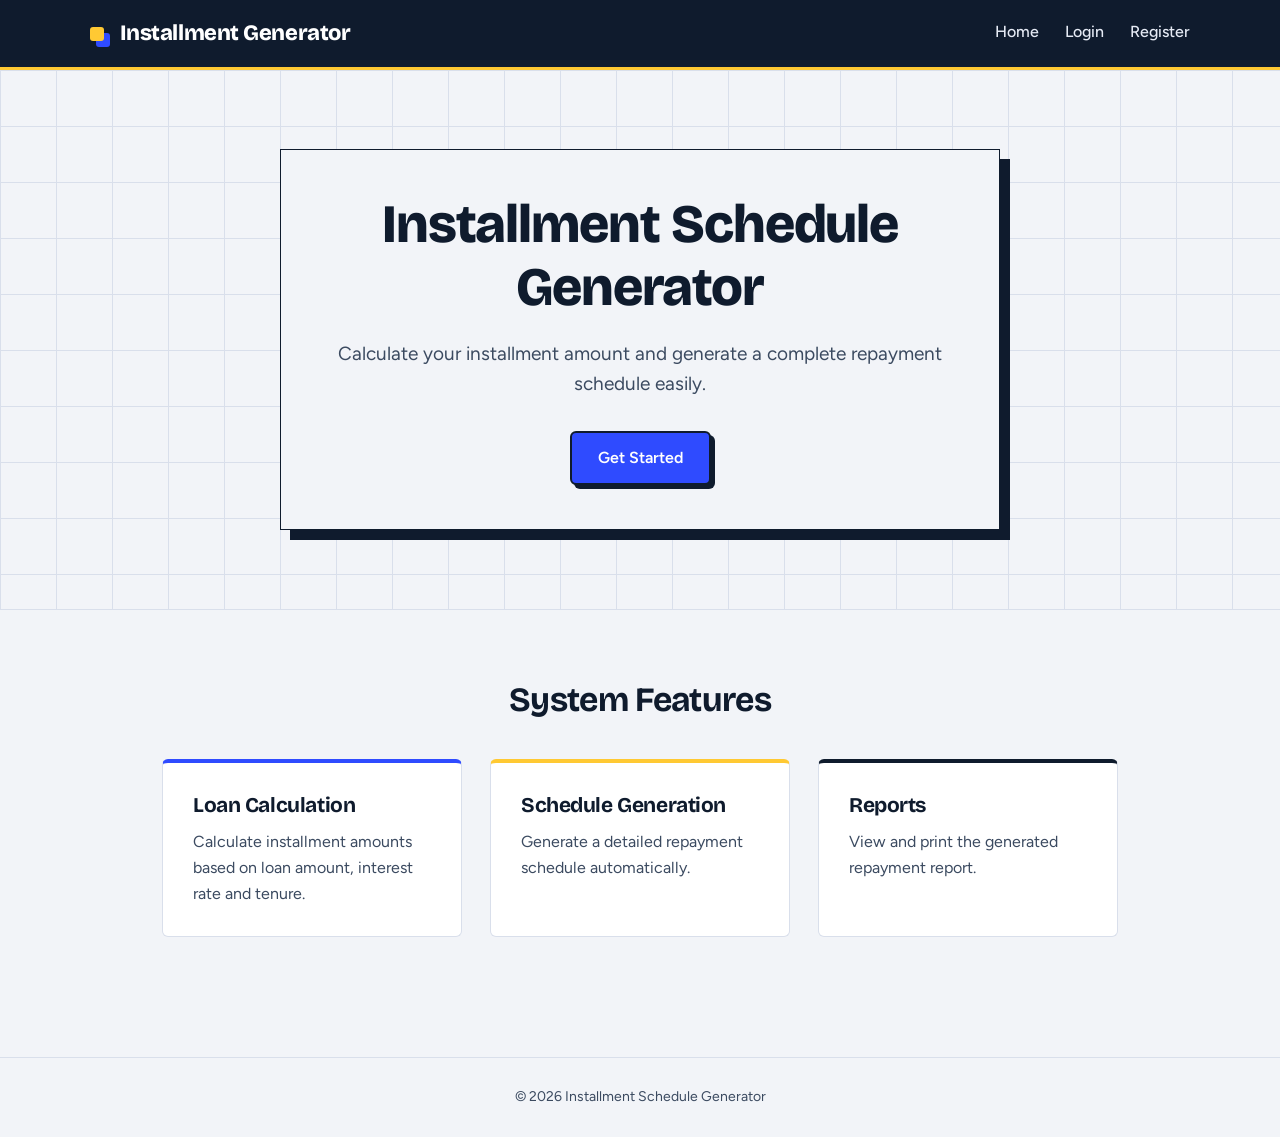
<file: Frontend/index.html>
<!DOCTYPE html>
<html lang="en">
<head>
    <meta charset="UTF-8">
    <meta name="viewport" content="width=device-width, initial-scale=1.0">
    <title>Installment Schedule Generator</title>
    <link rel="stylesheet" href="css/style.css">
</head>

<body>

<header class="navbar">
    <div class="logo">Installment Generator</div>

    <nav>
        <a href="index.html">Home</a>
        <a href="login.html">Login</a>
        <a href="register.html">Register</a>
    </nav>
</header>

<section class="hero">

    <div class="hero-content">

        <h1>Installment Schedule Generator</h1>

        <p>
            Calculate your installment amount and generate
            a complete repayment schedule easily.
        </p>

        <a href="login.html" class="btn">
            Get Started
        </a>

    </div>

</section>

<section class="features">

    <h2>System Features</h2>

    <div class="feature-container">

        <div class="feature-card">
            <h3>Loan Calculation</h3>
            <p>
                Calculate installment amounts based on
                loan amount, interest rate and tenure.
            </p>
        </div>

        <div class="feature-card">
            <h3>Schedule Generation</h3>
            <p>
                Generate a detailed repayment schedule
                automatically.
            </p>
        </div>

        <div class="feature-card">
            <h3>Reports</h3>
            <p>
                View and print the generated repayment report.
            </p>
        </div>

    </div>

</section>

<footer>
    <p>© 2026 Installment Schedule Generator</p>
</footer>

</body>
</html>
</file>
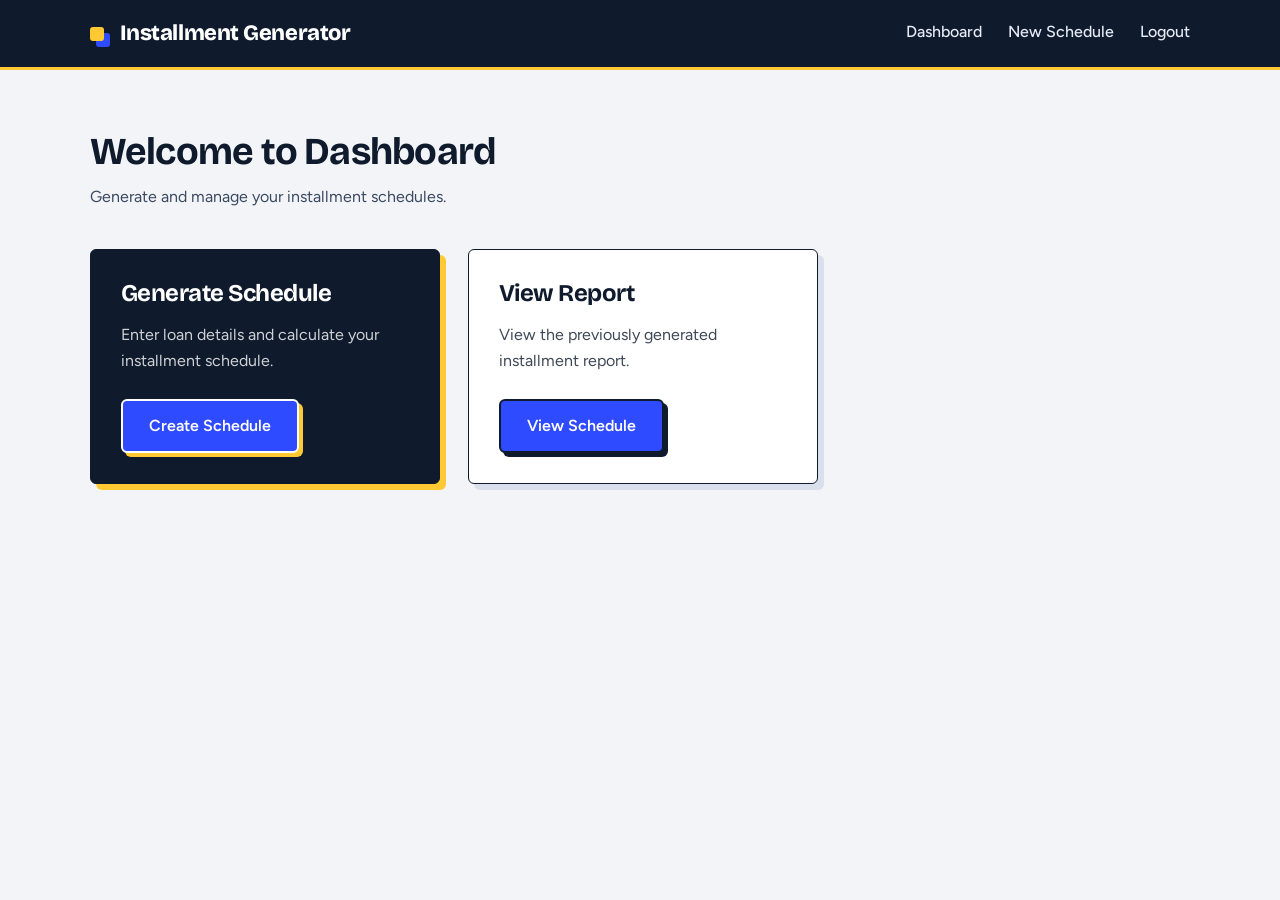
<file: Frontend/dashboard.html>
<!DOCTYPE html>
<html lang="en">

<head>
    <meta charset="UTF-8">
    <meta name="viewport" content="width=device-width, initial-scale=1.0">

    <title>Dashboard</title>

    <link rel="stylesheet" href="css/style.css">
</head>

<body>

<header class="navbar">

    <div class="logo">
        Installment Generator
    </div>

    <nav>
        <a href="dashboard.html">Dashboard</a>
        <a href="loan.html">New Schedule</a>
        <a href="index.html">Logout</a>
    </nav>

</header>

<section class="dashboard">

    <h1>Welcome to Dashboard</h1>

    <p>
        Generate and manage your installment schedules.
    </p>

    <div class="dashboard-cards">

        <div class="dashboard-card">

            <h2>Generate Schedule</h2>

            <p>
                Enter loan details and calculate your
                installment schedule.
            </p>

            <a href="loan.html" class="btn">
                Create Schedule
            </a>

        </div>

        <div class="dashboard-card">

            <h2>View Report</h2>

            <p>
                View the previously generated installment report.
            </p>

            <a href="schedule.html" class="btn">
                View Schedule
            </a>
        </div>
    </div>
</section>
</body>
</html>
</file>
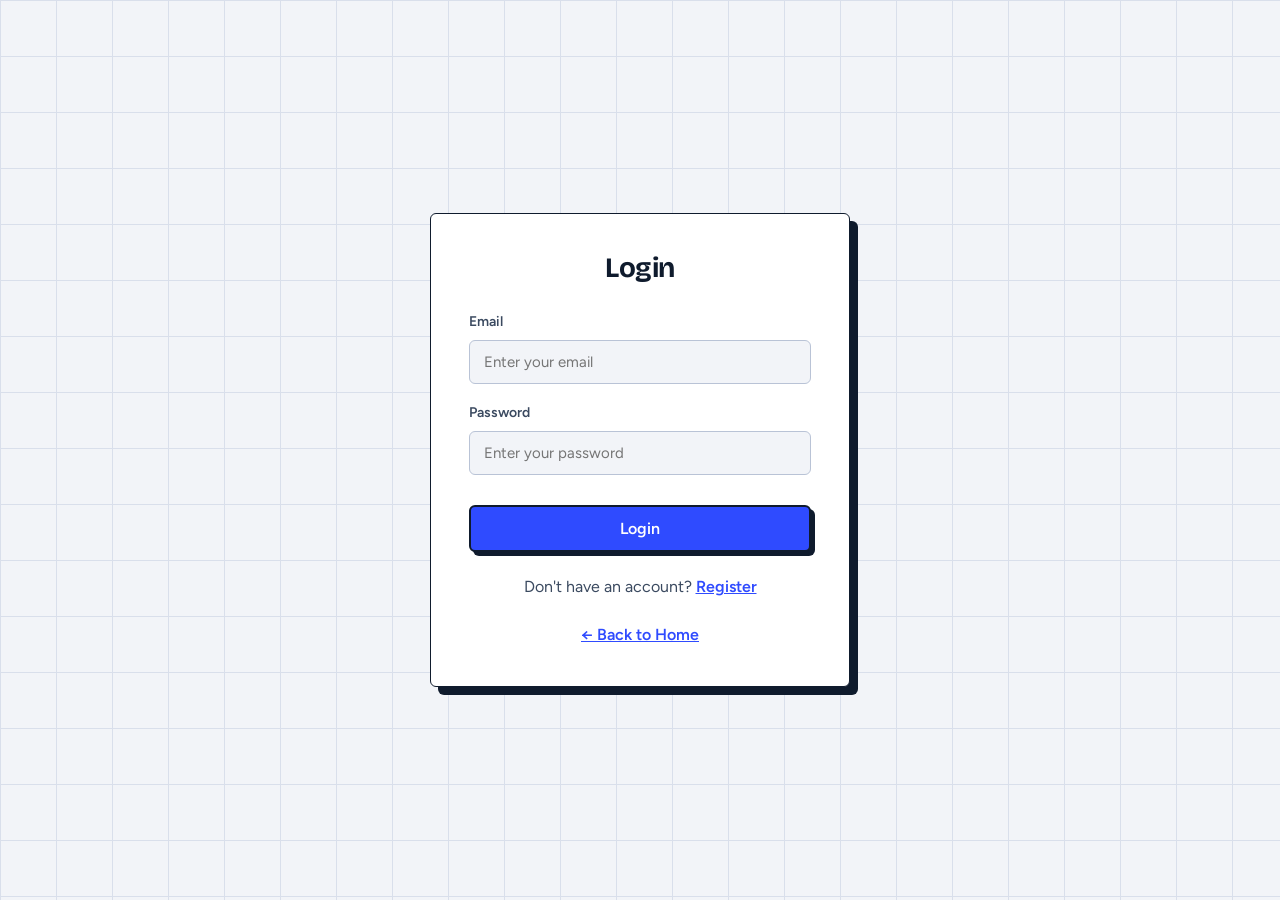
<file: Frontend/login.html>
<!DOCTYPE html>
<html lang="en">

<head>
    <meta charset="UTF-8">
    <meta name="viewport" content="width=device-width, initial-scale=1.0">

    <title>Login - Installment Schedule Generator</title>

    <link rel="stylesheet" href="css/style.css">
</head>

<body>

    <div class="auth-container">

        <div class="auth-box">

            <h2>Login</h2>

            <p id="loginMessage"></p>

            <form id="loginForm">

                <label for="loginEmail">
                    Email
                </label>

                <input
                    type="email"
                    id="loginEmail"
                    name="email"
                    placeholder="Enter your email"
                    required
                >

                <label for="loginPassword">
                    Password
                </label>

                <input
                    type="password"
                    id="loginPassword"
                    name="password"
                    placeholder="Enter your password"
                    required
                >

                <button
                    type="submit"
                    class="btn">
                    Login
                </button>

            </form>

            <p>
                Don't have an account?
                <a href="register.html">Register</a>
            </p>

            <p>
                <a href="index.html">
                    ← Back to Home
                </a>
            </p>

        </div>

    </div>


    <!-- JavaScript -->

    <script src="js/main.js"></script>
    <script src="js/auth.js"></script>

</body>

</html>
</file>
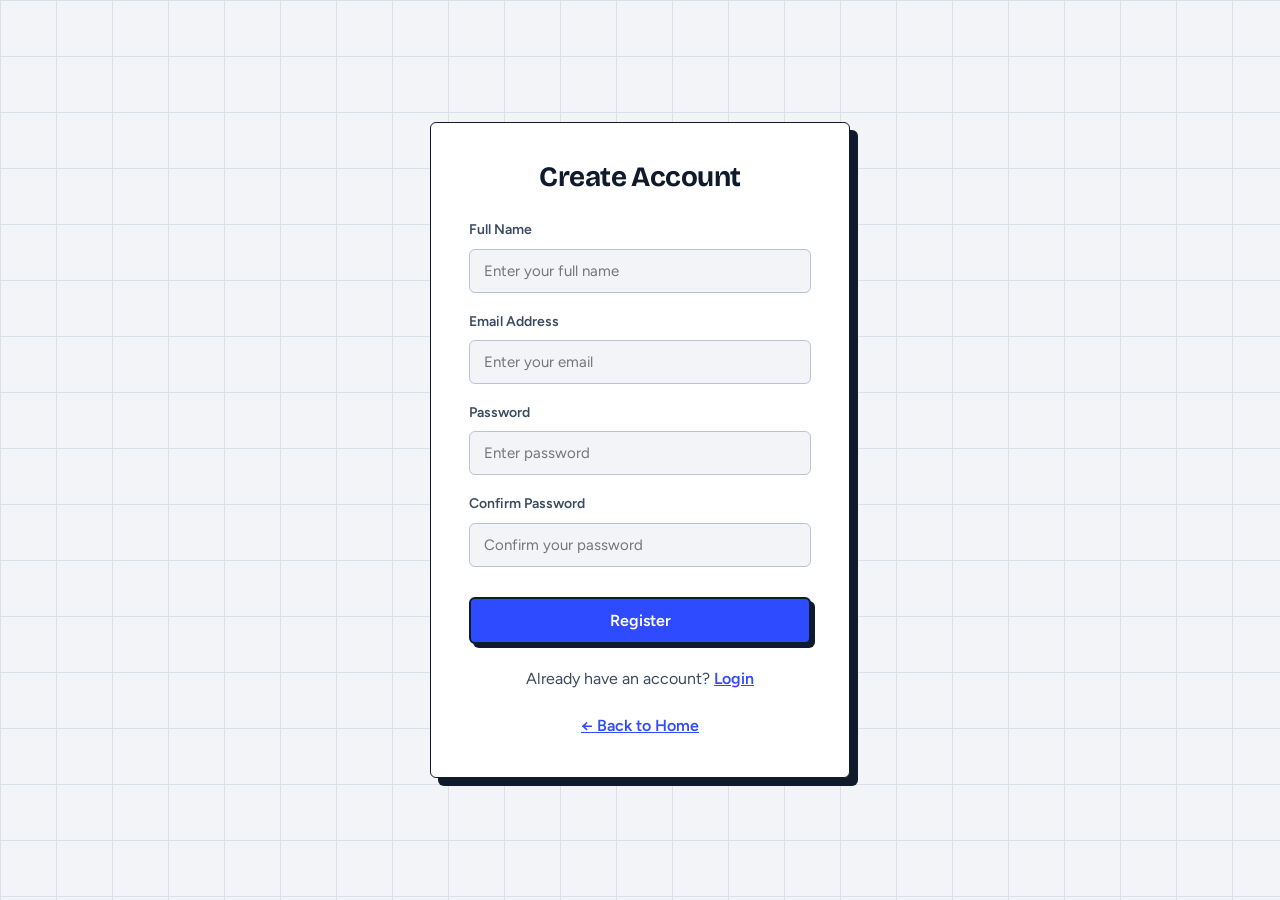
<file: Frontend/register.html>
<!DOCTYPE html>
<html lang="en">

<head>
    <meta charset="UTF-8">
    <meta name="viewport" content="width=device-width, initial-scale=1.0">

    <title>Register - Installment Schedule Generator</title>

    <link rel="stylesheet" href="css/style.css">
</head>

<body>

    <div class="auth-container">

        <div class="auth-box">

            <h2>Create Account</h2>

            <form id="registerForm">

                <!-- Full Name -->
                <label for="name">
                    Full Name
                </label>

                <input
                    type="text"
                    id="name"
                    name="name"
                    placeholder="Enter your full name"
                    required
                >


                <!-- Email -->
                <label for="email">
                    Email Address
                </label>

                <input
                    type="email"
                    id="email"
                    name="email"
                    placeholder="Enter your email"
                    required
                >


                <!-- Password -->
                <label for="password">
                    Password
                </label>

                <input
                    type="password"
                    id="password"
                    name="password"
                    placeholder="Enter password"
                    minlength="6"
                    required
                >


                <!-- Confirm Password -->
                <label for="confirmPassword">
                    Confirm Password
                </label>

                <input
                    type="password"
                    id="confirmPassword"
                    name="confirmPassword"
                    placeholder="Confirm your password"
                    minlength="6"
                    required
                >


                <!-- Register Button -->
                <button
                    type="submit"
                    class="btn">
                    Register
                </button>

            </form>


            <!-- Login Link -->

            <p>
                Already have an account?
                <a href="login.html">
                    Login
                </a>
            </p>


            <!-- Home Link -->

            <p>
                <a href="index.html">
                    ← Back to Home
                </a>
            </p>

        </div>

    </div>


    <!-- JavaScript -->

    <script src="js/main.js"></script>
    <script src="js/auth.js"></script>

</body>

</html>
</file>
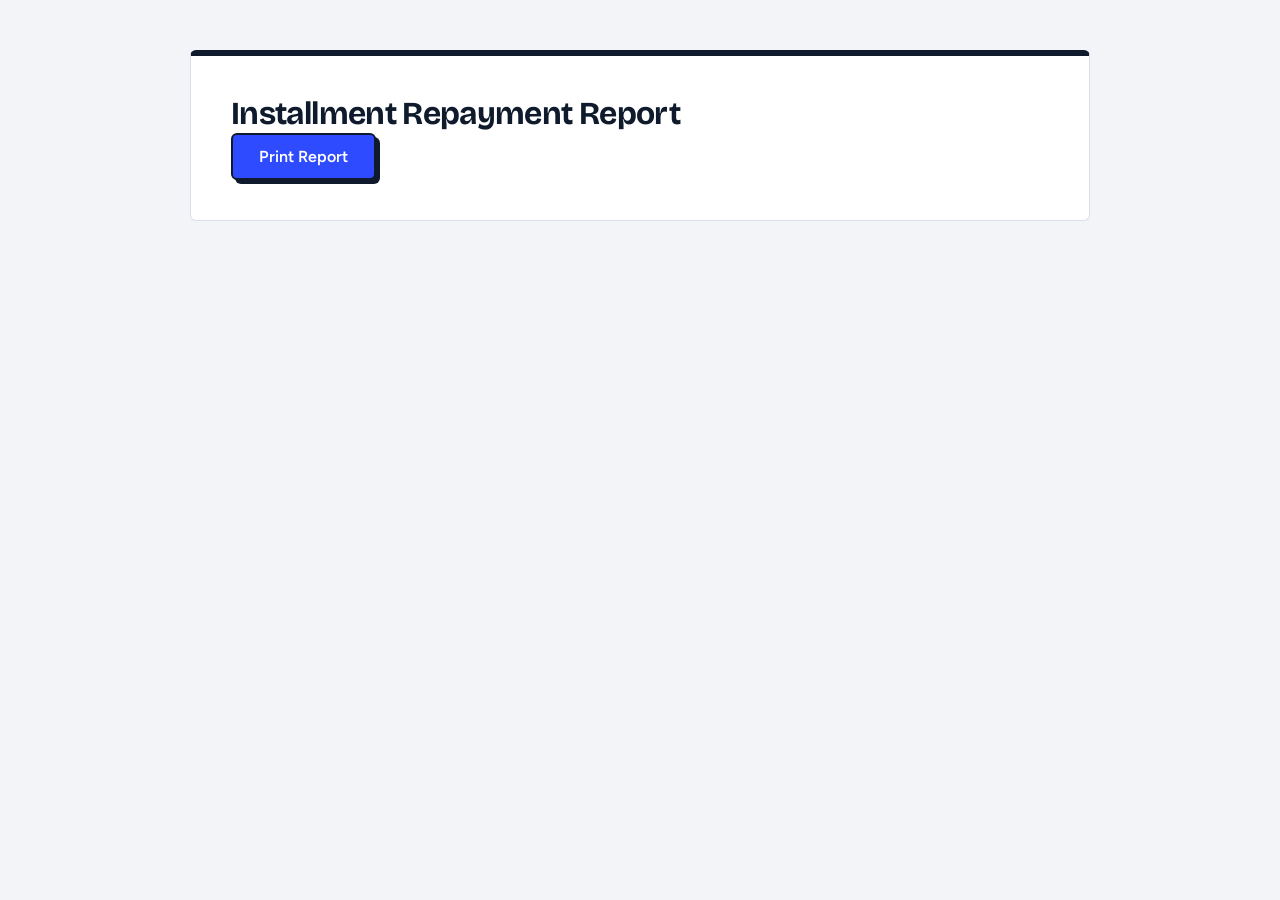
<file: Frontend/report.html>
<!DOCTYPE html>
<html lang="en">

<head>

    <meta charset="UTF-8">
    <meta name="viewport" content="width=device-width, initial-scale=1.0">

    <title>Repayment Report</title>

    <link rel="stylesheet" href="css/style.css">

</head>

<body>

<div class="report">

    <h1>Installment Repayment Report</h1>

    <div id="reportDetails"></div>

    <button
        onclick="window.print()"
        class="btn">
        Print Report
    </button>

</div>

<script src="js/schedule.js"></script>

</body>
</html>
</file>
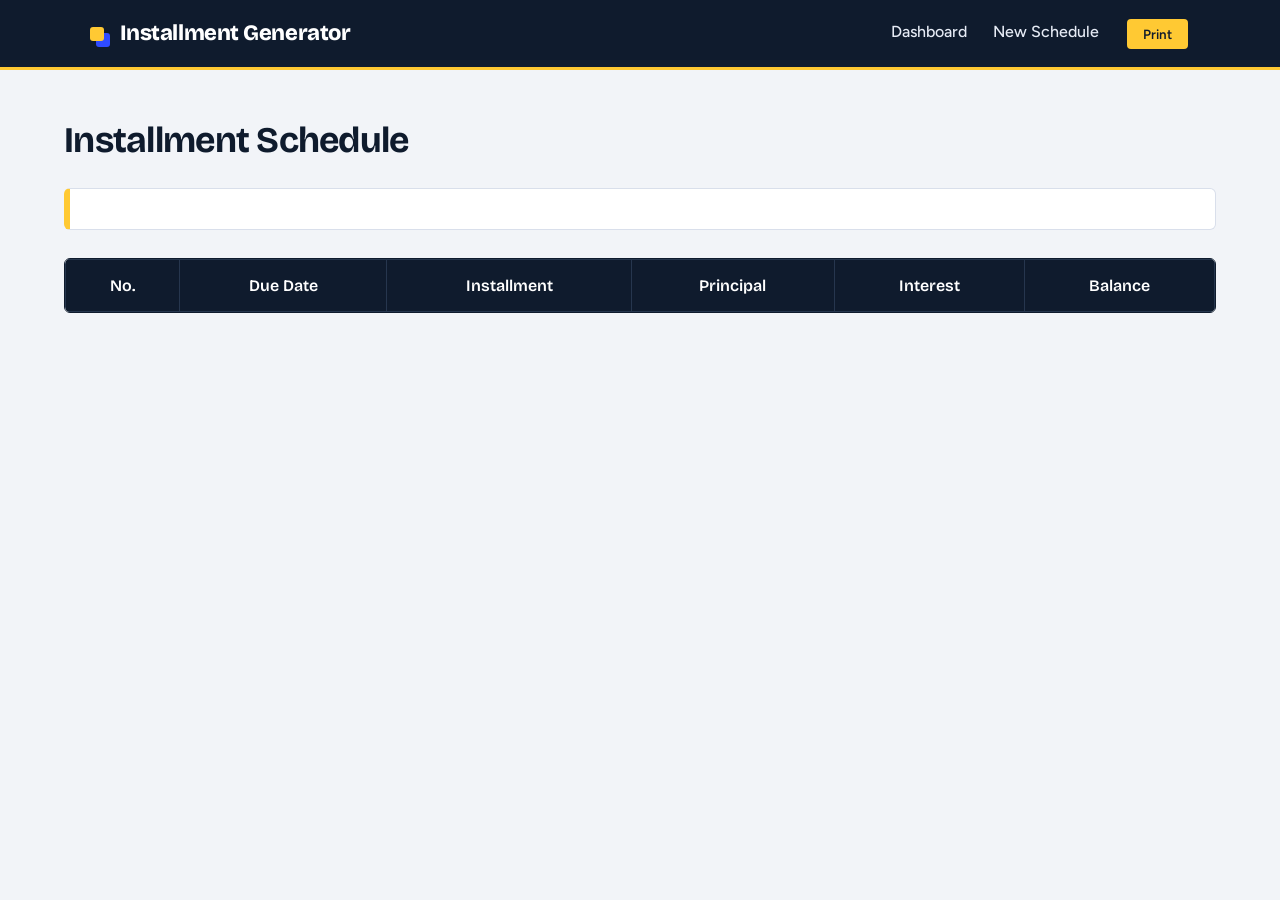
<file: Frontend/schedule.html>
<!DOCTYPE html>
<html lang="en">

<head>

    <meta charset="UTF-8">
    <meta name="viewport" content="width=device-width, initial-scale=1.0">

    <title>Installment Schedule</title>

    <link rel="stylesheet" href="css/style.css">

</head>

<body>

<header class="navbar">

    <div class="logo">
        Installment Generator
    </div>

    <nav>
        <a href="dashboard.html">Dashboard</a>
        <a href="loan.html">New Schedule</a>
        <button onclick="window.print()" class="print-btn">
            Print
        </button>
    </nav>

</header>

<section class="schedule-container">

    <h1>Installment Schedule</h1>

    <div id="summary" class="summary"></div>

    <div class="table-container">

        <table>

            <thead>

                <tr>
                    <th>No.</th>
                    <th>Due Date</th>
                    <th>Installment</th>
                    <th>Principal</th>
                    <th>Interest</th>
                    <th>Balance</th>
                </tr>

            </thead>

            <tbody id="scheduleBody">

            </tbody>

        </table>

    </div>

</section>

<script src="js/schedule.js"></script>

</body>
</html>
</file>
<file: Frontend/css/style.css>
@import url("https://fonts.googleapis.com/css2?family=Bricolage+Grotesque:opsz,wght@12..96,600;12..96,800&family=Figtree:wght@400;500;600&display=swap");

/* ---------- TOKENS ---------- */

:root {
    --ink: #0f1b2d;
    --ink-soft: #3b4a60;
    --paper: #f2f4f8;
    --surface: #ffffff;
    --grid: #d9dfeb;
    --accent: #2f4bff;
    --accent-dark: #2038d6;
    --highlight: #ffc933;
    --radius: 6px;

    --font-display: "Bricolage Grotesque", "Segoe UI", Arial, sans-serif;
    --font-body: "Figtree", "Segoe UI", Arial, sans-serif;
}

* {
    margin: 0;
    padding: 0;
    box-sizing: border-box;
}

html {
    scroll-behavior: smooth;
}

body {
    font-family: var(--font-body);
    font-size: 16px;
    line-height: 1.6;
    background: var(--paper);
    color: var(--ink);
    -webkit-font-smoothing: antialiased;
}

h1, h2, h3 {
    font-family: var(--font-display);
    letter-spacing: -0.02em;
    line-height: 1.15;
}

:focus-visible {
    outline: 3px solid var(--accent);
    outline-offset: 2px;
}

/* ---------- NAVBAR ---------- */

.navbar {
    position: sticky;
    top: 0;
    z-index: 10;
    background: var(--ink);
    color: #fff;
    padding: 16px 7%;
    display: flex;
    justify-content: space-between;
    align-items: center;
    border-bottom: 3px solid var(--highlight);
}

.logo {
    font-family: var(--font-display);
    font-size: 22px;
    font-weight: 800;
    letter-spacing: -0.02em;
    display: flex;
    align-items: center;
    gap: 10px;
}

.logo::before {
    content: "";
    width: 14px;
    height: 14px;
    background: var(--highlight);
    border-radius: 3px;
    box-shadow: 6px 6px 0 var(--accent);
    margin-right: 6px;
}

.navbar nav {
    display: flex;
    align-items: center;
    gap: 26px;
}

.navbar a {
    color: #e6ebf5;
    text-decoration: none;
    font-weight: 500;
    padding-bottom: 2px;
    border-bottom: 2px solid transparent;
    transition: border-color 0.15s, color 0.15s;
}

.navbar a:hover {
    color: #fff;
    border-bottom-color: var(--highlight);
}

/* ---------- HERO ---------- */

.hero {
    min-height: 540px;
    display: flex;
    align-items: center;
    justify-content: center;
    text-align: center;
    padding: 60px 40px;
    background-color: var(--paper);
    background-image:
        linear-gradient(var(--grid) 1px, transparent 1px),
        linear-gradient(90deg, var(--grid) 1px, transparent 1px);
    background-size: 56px 56px;
    border-bottom: 1px solid var(--grid);
}

.hero-content {
    max-width: 720px;
    background: var(--paper);
    padding: 44px 40px;
    border: 1px solid var(--ink);
    box-shadow: 10px 10px 0 var(--ink);
    animation: rise 0.6s ease-out both;
}

.hero h1 {
    font-size: 54px;
    font-weight: 800;
    margin-bottom: 20px;
}

.hero p {
    font-size: 19px;
    color: var(--ink-soft);
    max-width: 52ch;
    margin: 0 auto 32px;
}

@keyframes rise {
    from {
        opacity: 0;
        transform: translateY(16px);
    }
    to {
        opacity: 1;
        transform: none;
    }
}

/* ---------- BUTTON ---------- */

.btn {
    display: inline-block;
    border: 2px solid var(--ink);
    background: var(--accent);
    color: #fff;
    padding: 12px 26px;
    border-radius: var(--radius);
    cursor: pointer;
    text-decoration: none;
    font-family: var(--font-body);
    font-size: 16px;
    font-weight: 600;
    box-shadow: 4px 4px 0 var(--ink);
    transition: transform 0.12s, box-shadow 0.12s, background 0.12s;
}

.btn:hover {
    background: var(--accent-dark);
    transform: translate(-2px, -2px);
    box-shadow: 6px 6px 0 var(--ink);
}

.btn:active {
    transform: translate(2px, 2px);
    box-shadow: 1px 1px 0 var(--ink);
}

/* ---------- FEATURES ---------- */

.features {
    padding: 70px 7%;
    text-align: center;
}

.features h2 {
    font-size: 34px;
    margin-bottom: 40px;
}

.feature-container {
    display: flex;
    justify-content: center;
    gap: 28px;
    flex-wrap: wrap;
}

.feature-card {
    background: var(--surface);
    width: 300px;
    padding: 30px;
    text-align: left;
    border: 1px solid var(--grid);
    border-top: 4px solid var(--accent);
    border-radius: var(--radius);
}

.feature-card:nth-child(2) {
    border-top-color: var(--highlight);
}

.feature-card:nth-child(3) {
    border-top-color: var(--ink);
}

.feature-card h3 {
    font-size: 21px;
    margin-bottom: 12px;
}

.feature-card p {
    color: var(--ink-soft);
}

/* ---------- AUTH ---------- */

.auth-container {
    min-height: 100vh;
    display: flex;
    justify-content: center;
    align-items: center;
    padding: 24px;
    background-color: var(--paper);
    background-image:
        linear-gradient(var(--grid) 1px, transparent 1px),
        linear-gradient(90deg, var(--grid) 1px, transparent 1px);
    background-size: 56px 56px;
}

.auth-box {
    background: var(--surface);
    width: 100%;
    max-width: 420px;
    padding: 38px;
    border: 1px solid var(--ink);
    border-radius: var(--radius);
    box-shadow: 8px 8px 0 var(--ink);
}

.auth-box h2 {
    font-size: 28px;
    text-align: center;
    margin-bottom: 26px;
}

.auth-box p {
    text-align: center;
    margin-top: 22px;
    color: var(--ink-soft);
}

.auth-box a {
    color: var(--accent);
    font-weight: 600;
}

/* ---------- FORMS ---------- */

.form-container {
    display: flex;
    justify-content: center;
    padding: 60px 20px;
}

.form-box {
    background: var(--surface);
    width: 600px;
    max-width: 100%;
    padding: 40px;
    border: 1px solid var(--grid);
    border-left: 6px solid var(--accent);
    border-radius: var(--radius);
}

.form-box h1 {
    font-size: 32px;
    margin-bottom: 28px;
    text-align: center;
}

label {
    display: block;
    margin-top: 18px;
    margin-bottom: 7px;
    font-size: 14px;
    font-weight: 600;
    color: var(--ink-soft);
}

input,
select,
textarea {
    width: 100%;
    padding: 12px 14px;
    background: var(--paper);
    border: 1px solid #b9c3d6;
    border-radius: var(--radius);
    font-family: var(--font-body);
    font-size: 15px;
    color: var(--ink);
    transition: border-color 0.15s, background 0.15s, box-shadow 0.15s;
}

input:focus,
select:focus,
textarea:focus {
    outline: none;
    background: #fff;
    border-color: var(--accent);
    box-shadow: 0 0 0 3px rgba(47, 75, 255, 0.2);
}

form .btn {
    margin-top: 30px;
    width: 100%;
}

/* ---------- DASHBOARD ---------- */

.dashboard {
    padding: 60px 7%;
}

.dashboard h1 {
    font-size: 38px;
    margin-bottom: 10px;
}

.dashboard > p {
    color: var(--ink-soft);
}

.dashboard-cards {
    display: flex;
    gap: 28px;
    margin-top: 40px;
    flex-wrap: wrap;
}

.dashboard-card {
    background: var(--surface);
    padding: 30px;
    width: 350px;
    border: 1px solid var(--ink);
    border-radius: var(--radius);
    box-shadow: 6px 6px 0 var(--grid);
}

.dashboard-card:first-child {
    background: var(--ink);
    color: #fff;
    box-shadow: 6px 6px 0 var(--highlight);
}

.dashboard-card h2 {
    font-size: 24px;
    margin-bottom: 14px;
}

.dashboard-card p {
    margin-bottom: 26px;
    color: inherit;
    opacity: 0.8;
}

.dashboard-card:first-child .btn {
    border-color: #fff;
    box-shadow: 4px 4px 0 var(--highlight);
}

/* ---------- SCHEDULE ---------- */

.schedule-container {
    padding: 50px 5%;
}

.schedule-container h1 {
    font-size: 36px;
    margin-bottom: 26px;
}

.summary {
    background: var(--surface);
    padding: 20px 24px;
    border: 1px solid var(--grid);
    border-left: 6px solid var(--highlight);
    border-radius: var(--radius);
    margin-bottom: 28px;
}

.table-container {
    overflow-x: auto;
    border: 1px solid var(--ink);
    border-radius: var(--radius);
    background: var(--surface);
}

table {
    width: 100%;
    border-collapse: collapse;
    background: var(--surface);
    font-variant-numeric: tabular-nums;
}

th,
td {
    border: 1px solid var(--grid);
    padding: 13px 14px;
    text-align: center;
}

th {
    background: var(--ink);
    color: #fff;
    font-family: var(--font-display);
    font-weight: 600;
    border-color: #26364e;
    white-space: nowrap;
}

td:first-child {
    font-weight: 600;
    background: #e8ecf5;
}

tr:nth-child(even) td {
    background: #f7f9fc;
}

tr:nth-child(even) td:first-child {
    background: #e8ecf5;
}

tbody tr:hover td {
    background: #fff4cc;
}

/* ---------- PRINT / REPORT ---------- */

.print-btn {
    background: var(--highlight);
    color: var(--ink);
    border: 2px solid var(--ink);
    padding: 7px 16px;
    border-radius: var(--radius);
    font-family: var(--font-body);
    font-weight: 600;
    cursor: pointer;
    transition: transform 0.12s;
}

.print-btn:hover {
    transform: translateY(-1px);
}

.report {
    max-width: 900px;
    margin: 50px auto;
    padding: 40px;
    background: var(--surface);
    border: 1px solid var(--grid);
    border-top: 6px solid var(--ink);
    border-radius: var(--radius);
}

/* ---------- FOOTER ---------- */

footer {
    text-align: center;
    padding: 28px;
    margin-top: 50px;
    font-size: 14px;
    color: var(--ink-soft);
    border-top: 1px solid var(--grid);
}

/* ---------- MOBILE ---------- */

@media (max-width: 768px) {

    .navbar {
        position: static;
        flex-direction: column;
        gap: 14px;
    }

    .navbar nav {
        flex-wrap: wrap;
        justify-content: center;
        gap: 18px;
    }

    .hero {
        min-height: 0;
        padding: 40px 18px;
    }

    .hero-content {
        padding: 30px 22px;
        box-shadow: 6px 6px 0 var(--ink);
    }

    .hero h1 {
        font-size: 36px;
    }

    .form-box,
    .report {
        padding: 26px 20px;
    }

    .dashboard-card {
        width: 100%;
    }

    .dashboard h1,
    .schedule-container h1 {
        font-size: 30px;
    }
}

@media (prefers-reduced-motion: reduce) {

    html {
        scroll-behavior: auto;
    }

    .hero-content {
        animation: none;
    }

    .btn,
    .print-btn {
        transition: none;
    }
}

@media print {

    .navbar,
    .print-btn,
    .btn {
        display: none;
    }

    body {
        background: white;
        color: #000;
    }

    .schedule-container {
        padding: 0;
    }

    .table-container,
    .report,
    .summary {
        border-color: #999;
        box-shadow: none;
    }

    th {
        background: #222;
        color: #fff;
        -webkit-print-color-adjust: exact;
        print-color-adjust: exact;
    }

    td:first-child {
        -webkit-print-color-adjust: exact;
        print-color-adjust: exact;
    }

    tbody tr:hover td {
        background: inherit;
    }
}
</file>
